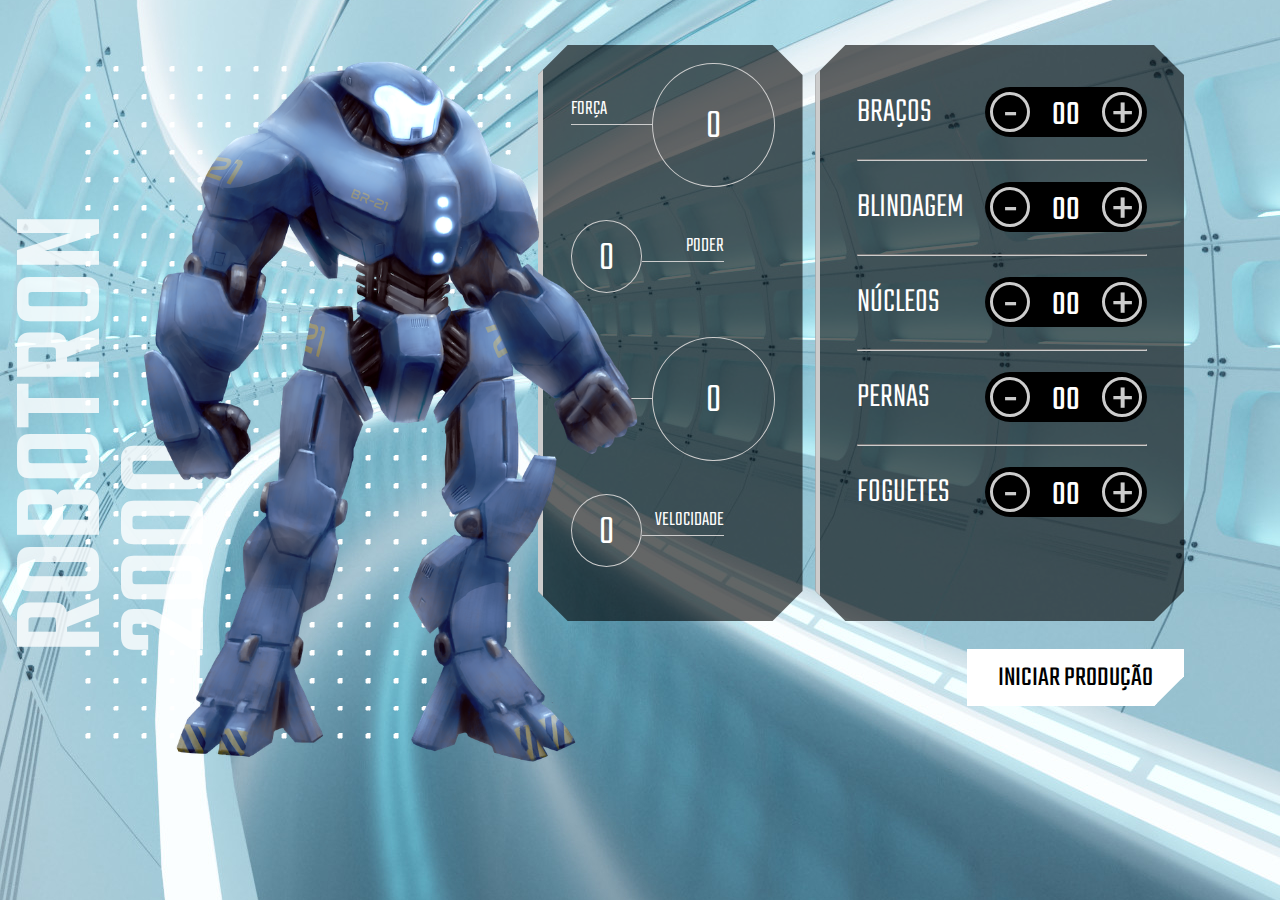
<file: index.html>
<!DOCTYPE html>
<html lang="en">

<head>
    <meta charset="UTF-8" />
    <meta http-equiv="X-UA-Compatible" content="IE=edge" />
    <meta name="viewport" content="width=device-width, initial-scale=1.0" />
    <link rel="shortcut icon" type="image/jpg" href="img/favicon.ico" />
    <title>Robotron 2000</title>

    <link rel="stylesheet" href="css/style.css" />
    <link rel="preconnect" href="https://fonts.googleapis.com" />
    <link rel="preconnect" href="https://fonts.gstatic.com" crossorigin />
    <link href="https://fonts.googleapis.com/css2?family=Teko:wght@300;500&display=swap" rel="stylesheet" />
</head>

<body>
    <main>
        <section class="robotron">
            <img class="robo" src="img/robotron.png" alt="Robotron" id="robotron" />
            <figcaption class="titulo">ROBOTRON <br />2000</figcaption>
        </section>
        <section class="box estatisticas">
            <div class="estatistica">
                <p class="estatistica-titulo">Força</p>
                <div class="estatistica-valor">
                    <p class="estatistica-numero" data-estatistica="forca">0</p>
                </div>
            </div>
            <div class="estatistica">
                <p class="estatistica-titulo">Poder</p>
                <div class="estatistica-valor">
                    <p class="estatistica-numero" data-estatistica="poder">0</p>
                </div>
            </div>
            <div class="estatistica">
                <p class="estatistica-titulo">Energia</p>
                <div class="estatistica-valor">
                    <p class="estatistica-numero" data-estatistica="energia">0</p>
                </div>
            </div>
            <div class="estatistica">
                <p class="estatistica-titulo">Velocidade</p>
                <div class="estatistica-valor">
                    <p class="estatistica-numero" data-estatistica="velocidade">0</p>
                </div>
            </div>
        </section>
        <section class="equipamentos">
            <form action="" class="montador">
                <div class="box montador-conteudo">
                    <div class="peca">
                        <label for="" class="peca-titulo">Braços</label>
                        <div class="controle">
                            <buttom class="controle-ajuste" data-controle="-" data-peca="bracos">-</buttom>
                            <input type="text" class="controle-contador" value="00" data-contador />
                            <buttom class="controle-ajuste" data-controle="+" data-peca="bracos">+</buttom>
                        </div>
                    </div>
                    <hr class="linha" />
                    <div class="peca">
                        <label for="" class="peca-titulo">Blindagem</label>
                        <div class="controle">
                            <buttom class="controle-ajuste" data-controle="-" data-peca="blindagens">-</buttom>
                            <input type="text" class="controle-contador" value="00" data-contador />
                            <buttom class="controle-ajuste" data-controle="+" data-peca="blindagens">+</buttom>
                        </div>
                    </div>
                    <hr class="linha" />
                    <div class="peca">
                        <label for="" class="peca-titulo">Núcleos</label>
                        <div class="controle">
                            <buttom class="controle-ajuste" data-controle="-" data-peca="nucleos">-</buttom>
                            <input type="text" class="controle-contador" value="00" data-contador />
                            <buttom class="controle-ajuste" data-controle="+" data-peca="nucleos">+</buttom>
                        </div>
                    </div>
                    <hr class="linha" />
                    <div class="peca">
                        <label for="" class="peca-titulo">Pernas</label>
                        <div class="controle">
                            <buttom class="controle-ajuste" data-controle="-" data-peca="pernas">-</buttom>
                            <input type="text" class="controle-contador" value="00" data-contador />
                            <buttom class="controle-ajuste" data-controle="+" data-peca="pernas">+</buttom>
                        </div>
                    </div>
                    <hr class="linha" />
                    <div class="peca">
                        <label for="" class="peca-titulo">Foguetes</label>
                        <div class="controle">
                            <buttom class="controle-ajuste" data-controle="-" data-peca="foguetes">-</buttom>
                            <input type="text" class="controle-contador" value="00" data-contador />
                            <buttom class="controle-ajuste" data-controle="+" data-peca="foguetes">+</buttom>
                        </div>
                    </div>
                </div>
                <input type="submit" value="Iniciar produção" class="producao" id="producao" />
            </form>
        </section>
    </main>

    <script src="js/main.js"></script>
</body>

</html>
</file>
<file: css/style.css>
:root {
    --main-cinza: #CCCCCC;
    --main-branco: #FFFFFF;
    --main-preto: #000000;
}

* {
    box-sizing: border-box;
}

body {
    background: url(../img/fundo.jpg);
    background-position: center center;
    background-size: cover cover;
    padding: 0;
    margin: 0;
    font-weight: 300;
}

body, input {
    font-family: 'Teko', sans-serif;
}

main {
    width: 80vw;
    height: 80vh;
    margin: 10vh 8vw 10vh 12vw;
    display: flex;
    gap: 1vw;
}

.robotron {
    background: url(../img/estrutura.png) no-repeat;
    background-position: center center;
    margin: 0;
    flex-basis: 40%;
    position: relative;
}

.robo {
    height: 110%;
    z-index: 1;
    position: absolute;
    left: -20%;
    top: -5%;
}

.titulo {
    transform: rotate(180deg);
    font-weight: 500;
    font-size: 130px;
    position: absolute;
    bottom: 7rem;
    left: -3rem;
    line-height: 0.8;
    writing-mode: vertical-rl;
    text-orientation: mixed;
    color: rgba(255,255,255,0.8)
}

.box {
    background: rgba(0,0,0,0.6);
    clip-path: polygon(calc(100% - 30px) 0, 100% 30px, 100% calc(100% - 30px), calc(100% - 30px) 100%, 30px 100%, 0 calc(100% - 30px), 0 30px, 30px 0);
    border-left: 5px solid var(--main-cinza);
    height: 80%;
}

/****************************** Equipamentos *****/

.equipamentos {
    flex-basis: 32%;
}

.montador {
    height: 100%;;
}

.montador-conteudo {
    padding: 2em 10%;
}

.peca {
    padding: 1em 0;
}

.peca-titulo {
    color: var(--main-branco);
    text-transform: uppercase;
    font-size: 2.5em;
}

.controle {
    background: var(--main-preto);
    border-radius: 25px;
    float: right;
    display: inline-flex;
    padding: 5px;
    align-items: center;
    align-self: flex-end;
}

.controle-contador {
    width: 40px;
    height: 35px;
    background: none;
    border: 0;
    margin: 0 1rem;
    color: var(--main-branco);
    text-align: center;
    font-size: 2.5em;
    display: inline-flex;
    align-items: center;
    padding-top: 8px;
}

.controle-ajuste {
    display: inline-block;
    width: 40px;
    height: 40px;
    line-height: 44px;
    border-radius: 50%;
    color: var(--main-cinza);
    font-size: 4em;
    background: var(--main-preto);
    text-align: center;
    border: 3px solid var(--main-cinza);
    cursor: pointer;
}

.linha {
    border-color: var(--main-cinza);
}

.producao {
    margin-top: 1em;
    font-size: 2em;
    text-transform: uppercase;
    padding: 0.2em 1em;
    float: right;
    border: 3px solid var(--main-branco);
    background: var(--main-branco);
    clip-path: polygon(100% 0, 100% calc(100% - 30px), calc(100% - 30px) 100%, 0 100%, 0 0);
    cursor: pointer;
}

.producao:hover {
    background: var(--main-preto);
    color: var(--main-branco)
}



/****************************** Estatísticas *****/
.estatisticas {
    flex-basis: 23%;
    padding: 2em 2em 0;
}

.estatistica {
    color: var(--main-branco);
    display: flex;
    align-items: flex-start;
    height: 25%;
}

.estatistica-titulo {
    font-size: 1.5em;
    border-bottom: 1px solid var(--main-cinza);
    flex-basis: 40%;
    text-transform: uppercase;
    order: 1
}

.estatistica-valor {
    flex-basis: 60%;
    position: relative;
    margin: 10px 0 0;
    order: 2;
    margin: -10px 0 0;
}

.estatistica-valor::after {
    content: "";
    display: block;
    padding-bottom: 100%;
    border: 1px solid var(--main-cinza);
    border-radius: 50%;
}

.estatistica-numero {
    position: absolute;
    top: 50%;
    transform: translateY(-46%);
    width: 100%;
    line-height: 100%;
    text-align: center;
    font-size: 3em;
    margin: 0;
}

.estatistica:nth-child(2n) .estatistica-titulo {
    order: 2;
    text-align: right;
}

.estatistica:nth-child(2n) .estatistica-valor {
    order: 1;
    flex-basis: 35%;
    margin: 10px 0 0;
}

@media screen and (max-width: 1600px) {
    body { 
        font-size: 14px;
    }
    main {
        width: 90vw;
        height: 80vh;
        margin: 5vh auto;
    }
}

@media screen and (max-width: 1200px) {
    body { 
        font-size: 13px;
    }

    main {
        width: 96vw;
        height: 80vh;
        margin: 10vh auto;
    }
}
</file>
